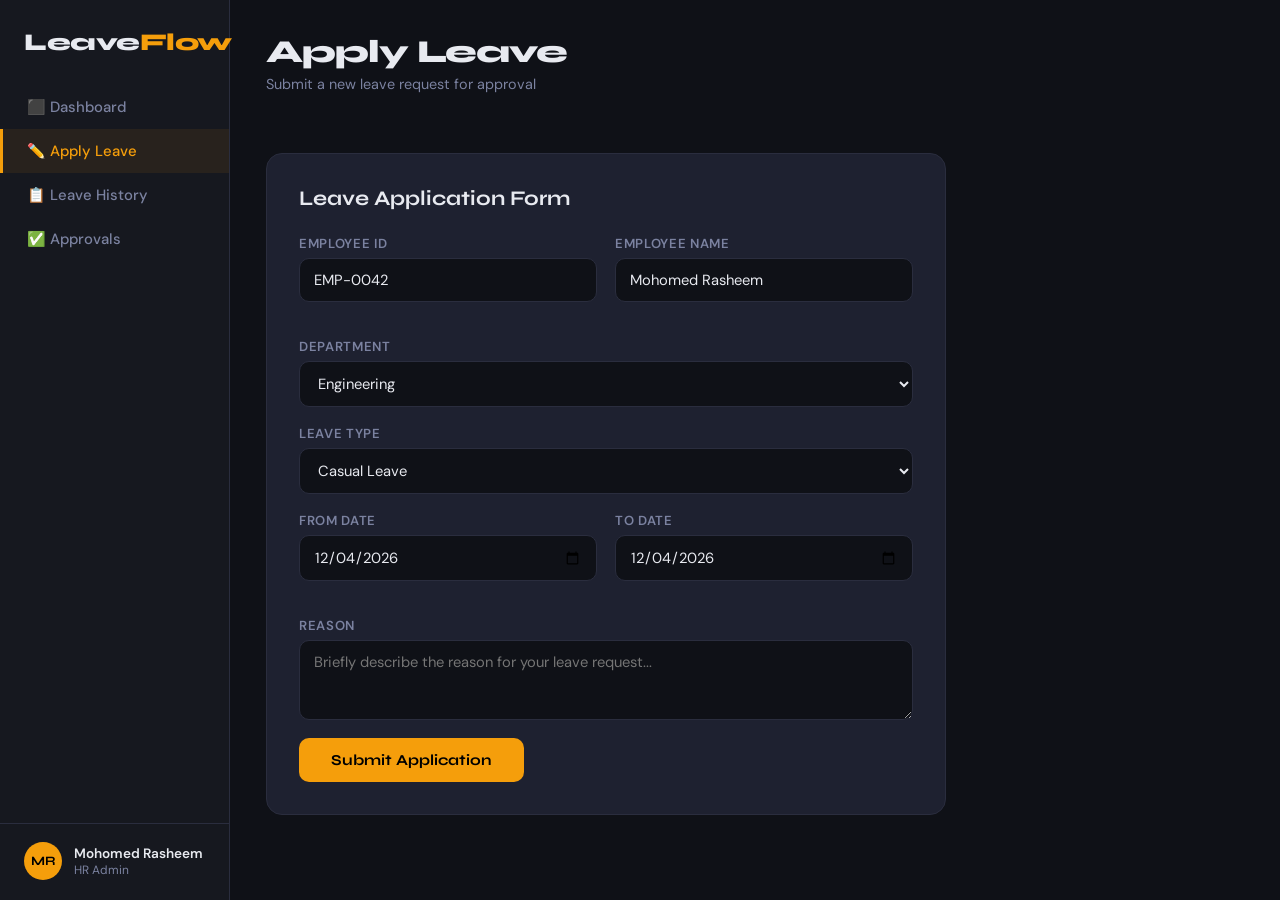
<file: apply.html>
<!DOCTYPE html>
<html lang="en">
<head>
  <meta charset="UTF-8"/>
  <meta name="viewport" content="width=device-width, initial-scale=1.0"/>
  <title>LeaveFlow – Apply Leave</title>
  <link href="https://fonts.googleapis.com/css2?family=Syne:wght@400;600;700;800&family=DM+Sans:wght@300;400;500&display=swap" rel="stylesheet"/>
  <link rel="stylesheet" href="style.css"/>
</head>
<body>
  <nav class="sidebar">
    <div class="logo">Leave<span>Flow</span></div>
    <ul>
      <li><a href="index.html">⬛ Dashboard</a></li>
      <li class="active"><a href="apply.html">✏️ Apply Leave</a></li>
      <li><a href="history.html">📋 Leave History</a></li>
      <li><a href="approval.html">✅ Approvals</a></li>
    </ul>
    <div class="sidebar-user">
      <div class="avatar">MR</div>
      <div><div class="uname">Mohomed Rasheem</div><div class="urole">HR Admin</div></div>
    </div>
  </nav>

  <main class="content">
    <header class="topbar">
      <div class="page-head">
        <h1>Apply Leave</h1>
        <p>Submit a new leave request for approval</p>
      </div>
    </header>

    <div class="alert success" id="successAlert">
      ✅ Leave application submitted successfully! Your request is pending approval.
    </div>

    <div class="form-box">
      <h2>Leave Application Form</h2>

      <div class="form-row">
        <div class="form-group">
          <label>Employee ID</label>
          <input type="text" id="empId" placeholder="e.g. EMP-0042" value="EMP-0042"/>
        </div>
        <div class="form-group">
          <label>Employee Name</label>
          <input type="text" id="empName" placeholder="Full name" value="Mohomed Rasheem"/>
        </div>
      </div>

      <div class="form-group">
        <label>Department</label>
        <select id="dept">
          <option>Engineering</option>
          <option>Human Resources</option>
          <option>Finance</option>
          <option>Marketing</option>
          <option>IT</option>
          <option>Operations</option>
        </select>
      </div>

      <div class="form-group">
        <label>Leave Type</label>
        <select id="leaveType">
          <option value="Casual">Casual Leave</option>
          <option value="Sick">Sick Leave</option>
          <option value="Annual">Annual Leave</option>
        </select>
      </div>

      <div class="form-row">
        <div class="form-group">
          <label>From Date</label>
          <input type="date" id="fromDate"/>
        </div>
        <div class="form-group">
          <label>To Date</label>
          <input type="date" id="toDate"/>
        </div>
      </div>

      <div class="form-group">
        <label>Reason</label>
        <textarea id="reason" placeholder="Briefly describe the reason for your leave request..."></textarea>
      </div>

      <div style="display:flex; align-items:center; gap:16px; margin-top:8px;">
        <button class="btn-primary" onclick="submitLeave()">Submit Application</button>
        <span id="errorMsg" style="color:#f87171; font-size:0.85rem;"></span>
      </div>
    </div>
  </main>

  <script>
    // Set default dates
    const today = new Date().toISOString().split('T')[0];
    document.getElementById('fromDate').value = today;
    document.getElementById('toDate').value = today;

    function submitLeave() {
      const empId = document.getElementById('empId').value.trim();
      const empName = document.getElementById('empName').value.trim();
      const from = document.getElementById('fromDate').value;
      const to = document.getElementById('toDate').value;
      const reason = document.getElementById('reason').value.trim();
      const errEl = document.getElementById('errorMsg');

      if (!empId || !empName || !from || !to || !reason) {
        errEl.textContent = '⚠ Please fill in all fields.';
        return;
      }
      if (new Date(to) < new Date(from)) {
        errEl.textContent = '⚠ End date cannot be before start date.';
        return;
      }
      errEl.textContent = '';

      // Save to localStorage
      const existing = JSON.parse(localStorage.getItem('leaveRequests') || '[]');
      existing.push({
        id: 'LV-' + Math.floor(Math.random()*9000+1000),
        empId, empName,
        dept: document.getElementById('dept').value,
        type: document.getElementById('leaveType').value,
        from, to, reason,
        status: 'Pending',
        deptHead: 'Pending',
        hr: 'Pending',
        submittedAt: new Date().toLocaleDateString()
      });
      localStorage.setItem('leaveRequests', JSON.stringify(existing));

      document.getElementById('successAlert').style.display = 'block';
      document.getElementById('reason').value = '';
      window.scrollTo({ top: 0, behavior: 'smooth' });
    }
  </script>
</body>
</html>
</file>
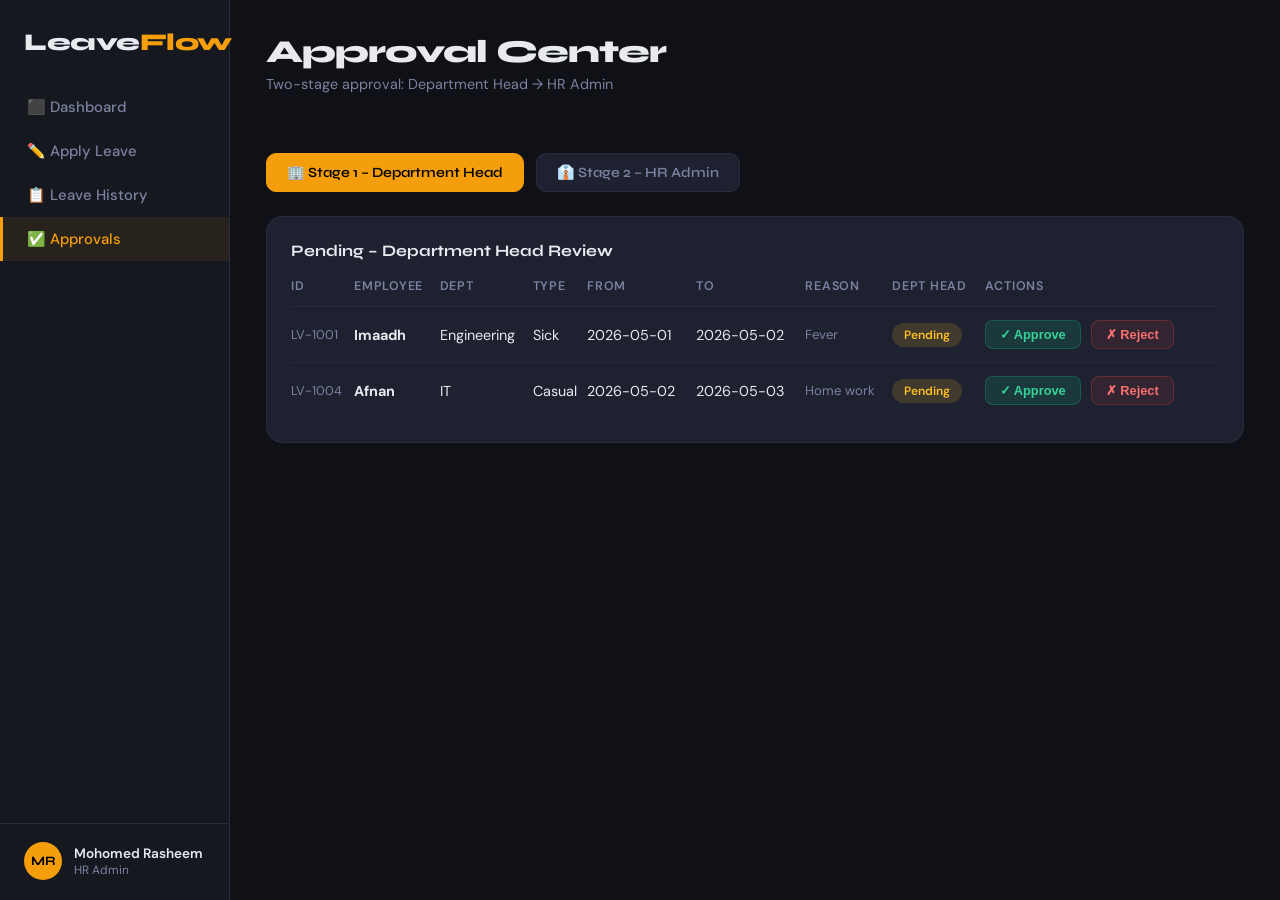
<file: approval.html>
<!DOCTYPE html>
<html lang="en">
<head>
  <meta charset="UTF-8"/>
  <meta name="viewport" content="width=device-width, initial-scale=1.0"/>
  <title>LeaveFlow – Approvals</title>
  <link href="https://fonts.googleapis.com/css2?family=Syne:wght@400;600;700;800&family=DM+Sans:wght@300;400;500&display=swap" rel="stylesheet"/>
  <link rel="stylesheet" href="style.css"/>
</head>
<body>
  <nav class="sidebar">
    <div class="logo">Leave<span>Flow</span></div>
    <ul>
      <li><a href="index.html">⬛ Dashboard</a></li>
      <li><a href="apply.html">✏️ Apply Leave</a></li>
      <li><a href="history.html">📋 Leave History</a></li>
      <li class="active"><a href="approval.html">✅ Approvals</a></li>
    </ul>
    <div class="sidebar-user">
      <div class="avatar">MR</div>
      <div><div class="uname">Mohomed Rasheem</div><div class="urole">HR Admin</div></div>
    </div>
  </nav>

  <main class="content">
    <header class="topbar">
      <div class="page-head">
        <h1>Approval Center</h1>
        <p>Two-stage approval: Department Head → HR Admin</p>
      </div>
    </header>

    <!-- Stage toggle -->
    <div style="display:flex; gap:12px; margin-bottom:24px;">
      <button class="stage-btn active" id="btn-dept" onclick="switchStage('dept')">
        🏢 Stage 1 – Department Head
      </button>
      <button class="stage-btn" id="btn-hr" onclick="switchStage('hr')">
        👔 Stage 2 – HR Admin
      </button>
    </div>

    <div id="stage-dept">
      <div class="table-box">
        <h2>Pending – Department Head Review</h2>
        <table>
          <thead>
            <tr>
              <th>ID</th><th>Employee</th><th>Dept</th><th>Type</th>
              <th>From</th><th>To</th><th>Reason</th>
              <th>Dept Head</th><th>Actions</th>
            </tr>
          </thead>
          <tbody id="deptBody"></tbody>
        </table>
        <p id="deptEmpty" style="text-align:center; color:var(--muted); padding:28px; display:none;">No requests pending department approval.</p>
      </div>
    </div>

    <div id="stage-hr" style="display:none;">
      <div class="table-box">
        <h2>Pending – HR Admin Final Approval</h2>
        <table>
          <thead>
            <tr>
              <th>ID</th><th>Employee</th><th>Dept</th><th>Type</th>
              <th>From</th><th>To</th><th>Dept Head</th><th>HR Status</th><th>Actions</th>
            </tr>
          </thead>
          <tbody id="hrBody"></tbody>
        </table>
        <p id="hrEmpty" style="text-align:center; color:var(--muted); padding:28px; display:none;">No requests pending HR approval.</p>
      </div>
    </div>

  </main>

  <style>
    .stage-btn {
      background: var(--card-bg);
      border: 1px solid var(--card-border);
      color: var(--muted);
      padding: 10px 20px;
      border-radius: 10px;
      font-family: var(--font-head);
      font-size: 0.88rem;
      font-weight: 600;
      cursor: pointer;
      transition: all 0.2s;
    }
    .stage-btn.active {
      background: var(--accent);
      color: #000;
      border-color: var(--accent);
    }
  </style>

  <script>
    const dummyPending = [
      { id:'LV-1001', empName:'Imaadh', dept:'Engineering', type:'Sick', from:'2026-05-01', to:'2026-05-02', reason:'Fever', deptHead:'Pending', hr:'Pending', status:'Pending' },
      { id:'LV-1004', empName:'Afnan', dept:'IT', type:'Casual', from:'2026-05-02', to:'2026-05-03', reason:'Home work', deptHead:'Pending', hr:'Pending', status:'Pending' },
      { id:'LV-1007', empName:'Naflan', dept:'Engineering', type:'Casual', from:'2026-05-05', to:'2026-05-05', reason:'Bank errand', deptHead:'Approved', hr:'Pending', status:'Pending' },
    ];

    function getAll() {
      const stored = JSON.parse(localStorage.getItem('leaveRequests') || '[]');
      const combined = [...dummyPending, ...stored.filter(r => r.status === 'Pending')];
      return combined;
    }

    function saveAll(data) {
      const stored = JSON.parse(localStorage.getItem('leaveRequests') || '[]');
      // update stored entries
      const updatedStored = stored.map(s => {
        const match = data.find(d => d.id === s.id);
        return match || s;
      });
      localStorage.setItem('leaveRequests', JSON.stringify(updatedStored));
    }

    let leaves = getAll();

    function renderDept() {
      const deptLeaves = leaves.filter(r => r.deptHead === 'Pending');
      const body = document.getElementById('deptBody');
      const empty = document.getElementById('deptEmpty');
      if (deptLeaves.length === 0) { body.innerHTML = ''; empty.style.display='block'; return; }
      empty.style.display = 'none';
      body.innerHTML = deptLeaves.map((r,i) => `
        <tr id="dept-row-${i}">
          <td style="color:var(--muted); font-size:0.8rem;">${r.id}</td>
          <td><strong>${r.empName}</strong></td>
          <td>${r.dept}</td>
          <td>${r.type}</td>
          <td>${r.from}</td>
          <td>${r.to}</td>
          <td style="color:var(--muted); font-size:0.82rem;">${r.reason}</td>
          <td><span class="badge pending">Pending</span></td>
          <td>
            <button class="btn-approve" onclick="deptAction('${r.id}','Approved')">✓ Approve</button>
            <button class="btn-reject" onclick="deptAction('${r.id}','Rejected')">✗ Reject</button>
          </td>
        </tr>
      `).join('');
    }

    function renderHR() {
      const hrLeaves = leaves.filter(r => r.deptHead === 'Approved' && r.hr === 'Pending');
      const body = document.getElementById('hrBody');
      const empty = document.getElementById('hrEmpty');
      if (hrLeaves.length === 0) { body.innerHTML = ''; empty.style.display='block'; return; }
      empty.style.display = 'none';
      body.innerHTML = hrLeaves.map(r => `
        <tr>
          <td style="color:var(--muted); font-size:0.8rem;">${r.id}</td>
          <td><strong>${r.empName}</strong></td>
          <td>${r.dept}</td>
          <td>${r.type}</td>
          <td>${r.from}</td>
          <td>${r.to}</td>
          <td><span class="badge approved">Approved</span></td>
          <td><span class="badge pending">Pending</span></td>
          <td>
            <button class="btn-approve" onclick="hrAction('${r.id}','Approved')">✓ Approve</button>
            <button class="btn-reject" onclick="hrAction('${r.id}','Rejected')">✗ Reject</button>
          </td>
        </tr>
      `).join('');
    }

    function deptAction(id, decision) {
      const r = leaves.find(l => l.id === id);
      if (!r) return;
      r.deptHead = decision;
      if (decision === 'Rejected') { r.status = 'Rejected'; r.hr = 'N/A'; }
      renderDept(); renderHR();
    }

    function hrAction(id, decision) {
      const r = leaves.find(l => l.id === id);
      if (!r) return;
      r.hr = decision;
      r.status = decision;
      renderDept(); renderHR();
    }

    function switchStage(stage) {
      document.getElementById('stage-dept').style.display = stage === 'dept' ? '' : 'none';
      document.getElementById('stage-hr').style.display = stage === 'hr' ? '' : 'none';
      document.getElementById('btn-dept').classList.toggle('active', stage === 'dept');
      document.getElementById('btn-hr').classList.toggle('active', stage === 'hr');
    }

    renderDept();
    renderHR();
  </script>
</body>
</html>
</file>
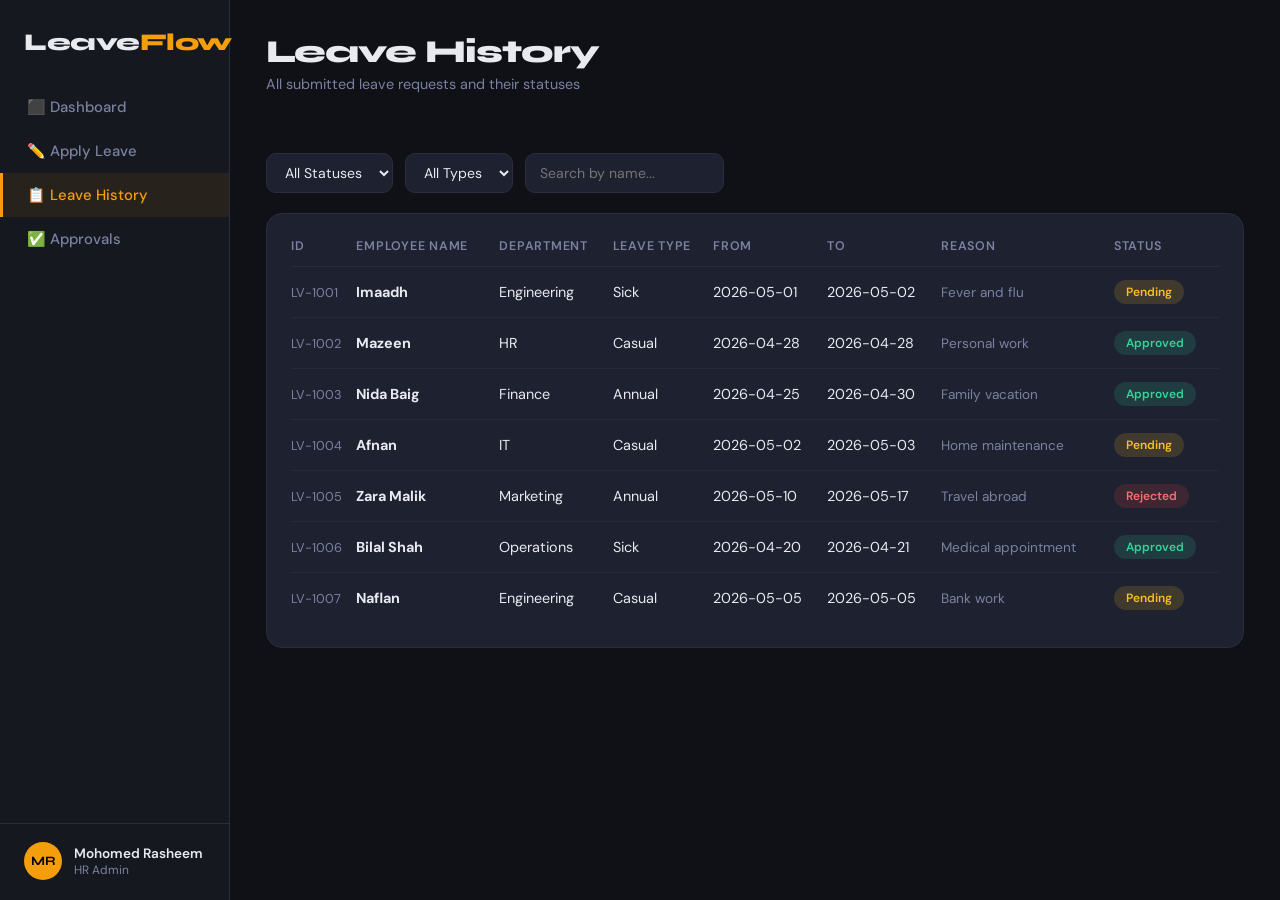
<file: history.html>
<!DOCTYPE html>
<html lang="en">
<head>
  <meta charset="UTF-8"/>
  <meta name="viewport" content="width=device-width, initial-scale=1.0"/>
  <title>LeaveFlow – Leave History</title>
  <link href="https://fonts.googleapis.com/css2?family=Syne:wght@400;600;700;800&family=DM+Sans:wght@300;400;500&display=swap" rel="stylesheet"/>
  <link rel="stylesheet" href="style.css"/>
</head>
<body>
  <nav class="sidebar">
    <div class="logo">Leave<span>Flow</span></div>
    <ul>
      <li><a href="index.html">⬛ Dashboard</a></li>
      <li><a href="apply.html">✏️ Apply Leave</a></li>
      <li class="active"><a href="history.html">📋 Leave History</a></li>
      <li><a href="approval.html">✅ Approvals</a></li>
    </ul>
    <div class="sidebar-user">
      <div class="avatar">MR</div>
      <div><div class="uname">Mohomed Rasheem</div><div class="urole">HR Admin</div></div>
    </div>
  </nav>

  <main class="content">
    <header class="topbar">
      <div class="page-head">
        <h1>Leave History</h1>
        <p>All submitted leave requests and their statuses</p>
      </div>
    </header>

    <div class="filter-bar">
      <select id="filterStatus" onchange="renderTable()">
        <option value="">All Statuses</option>
        <option value="Pending">Pending</option>
        <option value="Approved">Approved</option>
        <option value="Rejected">Rejected</option>
      </select>
      <select id="filterType" onchange="renderTable()">
        <option value="">All Types</option>
        <option value="Casual">Casual</option>
        <option value="Sick">Sick</option>
        <option value="Annual">Annual</option>
      </select>
      <input type="text" id="searchName" placeholder="Search by name..." oninput="renderTable()"/>
    </div>

    <div class="table-box">
      <table id="historyTable">
        <thead>
          <tr>
            <th>ID</th>
            <th>Employee Name</th>
            <th>Department</th>
            <th>Leave Type</th>
            <th>From</th>
            <th>To</th>
            <th>Reason</th>
            <th>Status</th>
          </tr>
        </thead>
        <tbody id="historyBody"></tbody>
      </table>
      <p id="emptyMsg" style="text-align:center; color:var(--muted); padding:28px; display:none;">No leave records found.</p>
    </div>
  </main>

  <script>
    const dummy = [
      { id:'LV-1001', empName:'Imaadh', dept:'Engineering', type:'Sick', from:'2026-05-01', to:'2026-05-02', reason:'Fever and flu', status:'Pending' },
      { id:'LV-1002', empName:'Mazeen', dept:'HR', type:'Casual', from:'2026-04-28', to:'2026-04-28', reason:'Personal work', status:'Approved' },
      { id:'LV-1003', empName:'Nida Baig', dept:'Finance', type:'Annual', from:'2026-04-25', to:'2026-04-30', reason:'Family vacation', status:'Approved' },
      { id:'LV-1004', empName:'Afnan', dept:'IT', type:'Casual', from:'2026-05-02', to:'2026-05-03', reason:'Home maintenance', status:'Pending' },
      { id:'LV-1005', empName:'Zara Malik', dept:'Marketing', type:'Annual', from:'2026-05-10', to:'2026-05-17', reason:'Travel abroad', status:'Rejected' },
      { id:'LV-1006', empName:'Bilal Shah', dept:'Operations', type:'Sick', from:'2026-04-20', to:'2026-04-21', reason:'Medical appointment', status:'Approved' },
      { id:'LV-1007', empName:'Naflan', dept:'Engineering', type:'Casual', from:'2026-05-05', to:'2026-05-05', reason:'Bank work', status:'Pending' },
    ];

    function getAllLeaves() {
      const stored = JSON.parse(localStorage.getItem('leaveRequests') || '[]');
      return [...dummy, ...stored];
    }

    function renderTable() {
      const status = document.getElementById('filterStatus').value;
      const type = document.getElementById('filterType').value;
      const search = document.getElementById('searchName').value.toLowerCase();

      let data = getAllLeaves().filter(r => {
        return (!status || r.status === status)
          && (!type || r.type === type)
          && (!search || r.empName.toLowerCase().includes(search));
      });

      const body = document.getElementById('historyBody');
      const emptyMsg = document.getElementById('emptyMsg');

      if (data.length === 0) {
        body.innerHTML = '';
        emptyMsg.style.display = 'block';
        return;
      }
      emptyMsg.style.display = 'none';

      body.innerHTML = data.map(r => `
        <tr>
          <td style="color:var(--muted); font-size:0.8rem;">${r.id}</td>
          <td><strong>${r.empName}</strong></td>
          <td>${r.dept}</td>
          <td>${r.type}</td>
          <td>${r.from}</td>
          <td>${r.to}</td>
          <td style="max-width:180px; color:var(--muted); font-size:0.85rem;">${r.reason}</td>
          <td><span class="badge ${r.status.toLowerCase()}">${r.status}</span></td>
        </tr>
      `).join('');
    }

    renderTable();
  </script>
</body>
</html>
</file>
<file: style.css>
/* ===== LeaveFlow Design System ===== */
@import url('https://fonts.googleapis.com/css2?family=Syne:wght@400;600;700;800&family=DM+Sans:wght@300;400;500&display=swap');

:root {
  --bg: #0f1117;
  --sidebar-bg: #16181f;
  --card-bg: #1e2130;
  --card-border: #2a2d3e;
  --accent: #f59e0b;
  --accent2: #3b82f6;
  --green: #10b981;
  --red: #ef4444;
  --text: #e8eaf0;
  --muted: #7b82a0;
  --font-head: 'Syne', sans-serif;
  --font-body: 'DM Sans', sans-serif;
}

*, *::before, *::after { box-sizing: border-box; margin: 0; padding: 0; }

body {
  display: flex;
  min-height: 100vh;
  background: var(--bg);
  color: var(--text);
  font-family: var(--font-body);
}

/* ====== SIDEBAR ====== */
.sidebar {
  width: 230px;
  min-height: 100vh;
  background: var(--sidebar-bg);
  border-right: 1px solid var(--card-border);
  display: flex;
  flex-direction: column;
  padding: 28px 0 20px;
  position: fixed;
  top: 0; left: 0; bottom: 0;
}

.logo {
  font-family: var(--font-head);
  font-size: 1.5rem;
  font-weight: 800;
  padding: 0 24px 28px;
  letter-spacing: -0.5px;
  color: var(--text);
}
.logo span { color: var(--accent); }

.sidebar ul { list-style: none; flex: 1; }
.sidebar ul li a {
  display: block;
  padding: 12px 24px;
  color: var(--muted);
  text-decoration: none;
  font-size: 0.93rem;
  font-weight: 500;
  border-left: 3px solid transparent;
  transition: all 0.2s;
}
.sidebar ul li a:hover { color: var(--text); background: rgba(255,255,255,0.04); }
.sidebar ul li.active a {
  color: var(--accent);
  border-left-color: var(--accent);
  background: rgba(245,158,11,0.08);
}

.sidebar-user {
  display: flex;
  align-items: center;
  gap: 12px;
  padding: 18px 24px 0;
  border-top: 1px solid var(--card-border);
  margin-top: 16px;
}
.avatar {
  width: 38px; height: 38px;
  background: var(--accent);
  border-radius: 50%;
  display: flex; align-items: center; justify-content: center;
  font-family: var(--font-head);
  font-weight: 700;
  font-size: 0.8rem;
  color: #000;
  flex-shrink: 0;
}
.uname { font-size: 0.85rem; font-weight: 600; }
.urole { font-size: 0.75rem; color: var(--muted); }

/* ====== MAIN CONTENT ====== */
.content {
  margin-left: 230px;
  flex: 1;
  padding: 32px 36px;
  min-height: 100vh;
}

.topbar {
  display: flex;
  align-items: flex-start;
  justify-content: space-between;
  margin-bottom: 32px;
}
.topbar h1 {
  font-family: var(--font-head);
  font-size: 2rem;
  font-weight: 800;
  letter-spacing: -1px;
}
.subtitle { color: var(--muted); font-size: 0.9rem; margin-top: 4px; }
.date-badge {
  background: var(--card-bg);
  border: 1px solid var(--card-border);
  padding: 8px 16px;
  border-radius: 20px;
  font-size: 0.82rem;
  color: var(--muted);
  white-space: nowrap;
}

/* ====== STAT CARDS ====== */
.cards {
  display: grid;
  grid-template-columns: repeat(4, 1fr);
  gap: 20px;
  margin-bottom: 28px;
}
.card {
  background: var(--card-bg);
  border: 1px solid var(--card-border);
  border-radius: 16px;
  padding: 24px;
  position: relative;
  overflow: hidden;
  transition: transform 0.2s;
}
.card:hover { transform: translateY(-3px); }
.card::after {
  content: '';
  position: absolute;
  top: -20px; right: -20px;
  width: 80px; height: 80px;
  border-radius: 50%;
  opacity: 0.12;
}
.card-blue::after { background: #3b82f6; }
.card-yellow::after { background: #f59e0b; }
.card-orange::after { background: #f97316; }
.card-green::after { background: #10b981; }

.card-icon { font-size: 1.4rem; margin-bottom: 12px; }
.card-num {
  font-family: var(--font-head);
  font-size: 2.4rem;
  font-weight: 800;
  line-height: 1;
  margin-bottom: 6px;
}
.card-blue .card-num { color: #60a5fa; }
.card-yellow .card-num { color: #fbbf24; }
.card-orange .card-num { color: #fb923c; }
.card-green .card-num { color: #34d399; }
.card-label { font-size: 0.82rem; color: var(--muted); font-weight: 500; }

/* ====== CHARTS ====== */
.charts-row {
  display: grid;
  grid-template-columns: 1fr 340px;
  gap: 20px;
  margin-bottom: 28px;
}
.chart-box {
  background: var(--card-bg);
  border: 1px solid var(--card-border);
  border-radius: 16px;
  padding: 24px;
}
.chart-box h2 {
  font-family: var(--font-head);
  font-size: 1rem;
  font-weight: 700;
  margin-bottom: 18px;
  color: var(--text);
}

/* ====== TABLE ====== */
.recent-table {
  background: var(--card-bg);
  border: 1px solid var(--card-border);
  border-radius: 16px;
  padding: 24px;
}
.recent-table h2 {
  font-family: var(--font-head);
  font-size: 1rem;
  font-weight: 700;
  margin-bottom: 18px;
}
table { width: 100%; border-collapse: collapse; }
thead th {
  text-align: left;
  font-size: 0.78rem;
  font-weight: 600;
  color: var(--muted);
  text-transform: uppercase;
  letter-spacing: 0.06em;
  padding: 0 0 12px;
  border-bottom: 1px solid var(--card-border);
}
tbody tr { border-bottom: 1px solid rgba(255,255,255,0.04); }
tbody tr:last-child { border-bottom: none; }
tbody td {
  padding: 13px 0;
  font-size: 0.9rem;
  color: var(--text);
}

/* Badges */
.badge {
  display: inline-block;
  padding: 4px 12px;
  border-radius: 20px;
  font-size: 0.75rem;
  font-weight: 600;
}
.badge.pending { background: rgba(251,191,36,0.15); color: #fbbf24; }
.badge.approved { background: rgba(52,211,153,0.15); color: #34d399; }
.badge.rejected { background: rgba(239,68,68,0.15); color: #f87171; }

/* ====== FORM STYLES ====== */
.form-box {
  background: var(--card-bg);
  border: 1px solid var(--card-border);
  border-radius: 16px;
  padding: 32px;
  max-width: 680px;
}
.form-box h2 {
  font-family: var(--font-head);
  font-size: 1.3rem;
  font-weight: 700;
  margin-bottom: 24px;
}
.form-row {
  display: grid;
  grid-template-columns: 1fr 1fr;
  gap: 18px;
  margin-bottom: 18px;
}
.form-group { display: flex; flex-direction: column; gap: 6px; margin-bottom: 18px; }
.form-group label { font-size: 0.82rem; font-weight: 600; color: var(--muted); text-transform: uppercase; letter-spacing: 0.05em; }
.form-group input,
.form-group select,
.form-group textarea {
  background: var(--bg);
  border: 1px solid var(--card-border);
  border-radius: 10px;
  padding: 11px 14px;
  color: var(--text);
  font-family: var(--font-body);
  font-size: 0.92rem;
  outline: none;
  transition: border-color 0.2s;
}
.form-group input:focus,
.form-group select:focus,
.form-group textarea:focus { border-color: var(--accent); }
.form-group textarea { resize: vertical; min-height: 80px; }
.form-group select option { background: var(--card-bg); }

.btn-primary {
  background: var(--accent);
  color: #000;
  border: none;
  padding: 13px 32px;
  border-radius: 10px;
  font-family: var(--font-head);
  font-size: 0.95rem;
  font-weight: 700;
  cursor: pointer;
  transition: opacity 0.2s, transform 0.1s;
}
.btn-primary:hover { opacity: 0.88; transform: translateY(-1px); }

.btn-approve {
  background: rgba(16,185,129,0.15);
  color: #34d399;
  border: 1px solid rgba(16,185,129,0.3);
  padding: 6px 14px;
  border-radius: 8px;
  font-size: 0.8rem;
  font-weight: 600;
  cursor: pointer;
  transition: background 0.2s;
  margin-right: 6px;
}
.btn-approve:hover { background: rgba(16,185,129,0.3); }

.btn-reject {
  background: rgba(239,68,68,0.1);
  color: #f87171;
  border: 1px solid rgba(239,68,68,0.25);
  padding: 6px 14px;
  border-radius: 8px;
  font-size: 0.8rem;
  font-weight: 600;
  cursor: pointer;
  transition: background 0.2s;
}
.btn-reject:hover { background: rgba(239,68,68,0.22); }

/* Alert / Success */
.alert {
  padding: 14px 18px;
  border-radius: 10px;
  font-size: 0.9rem;
  margin-bottom: 22px;
  display: none;
}
.alert.success { background: rgba(16,185,129,0.15); color: #34d399; border: 1px solid rgba(16,185,129,0.3); }

/* Page section heading */
.page-head { margin-bottom: 28px; }
.page-head h1 { font-family: var(--font-head); font-size: 2rem; font-weight: 800; letter-spacing: -1px; }
.page-head p { color: var(--muted); margin-top: 4px; font-size: 0.9rem; }

/* Filter bar */
.filter-bar {
  display: flex;
  gap: 12px;
  margin-bottom: 20px;
  flex-wrap: wrap;
}
.filter-bar select, .filter-bar input {
  background: var(--card-bg);
  border: 1px solid var(--card-border);
  border-radius: 10px;
  padding: 9px 14px;
  color: var(--text);
  font-family: var(--font-body);
  font-size: 0.88rem;
  outline: none;
}

/* Full-width table box */
.table-box {
  background: var(--card-bg);
  border: 1px solid var(--card-border);
  border-radius: 16px;
  padding: 24px;
  overflow-x: auto;
}
.table-box h2 {
  font-family: var(--font-head);
  font-size: 1rem;
  font-weight: 700;
  margin-bottom: 18px;
}

/* Step indicator */
.approval-steps {
  display: flex;
  gap: 10px;
  align-items: center;
  margin-bottom: 6px;
  font-size: 0.78rem;
  color: var(--muted);
}
.step-dot {
  width: 8px; height: 8px;
  border-radius: 50%;
  background: var(--card-border);
}
.step-dot.done { background: var(--green); }
.step-dot.active { background: var(--accent); }

@media (max-width: 900px) {
  .sidebar { width: 60px; }
  .logo, .sidebar ul li a span, .sidebar-user .uname, .sidebar-user .urole { display: none; }
  .content { margin-left: 60px; padding: 20px 16px; }
  .cards { grid-template-columns: 1fr 1fr; }
  .charts-row { grid-template-columns: 1fr; }
}
</file>
